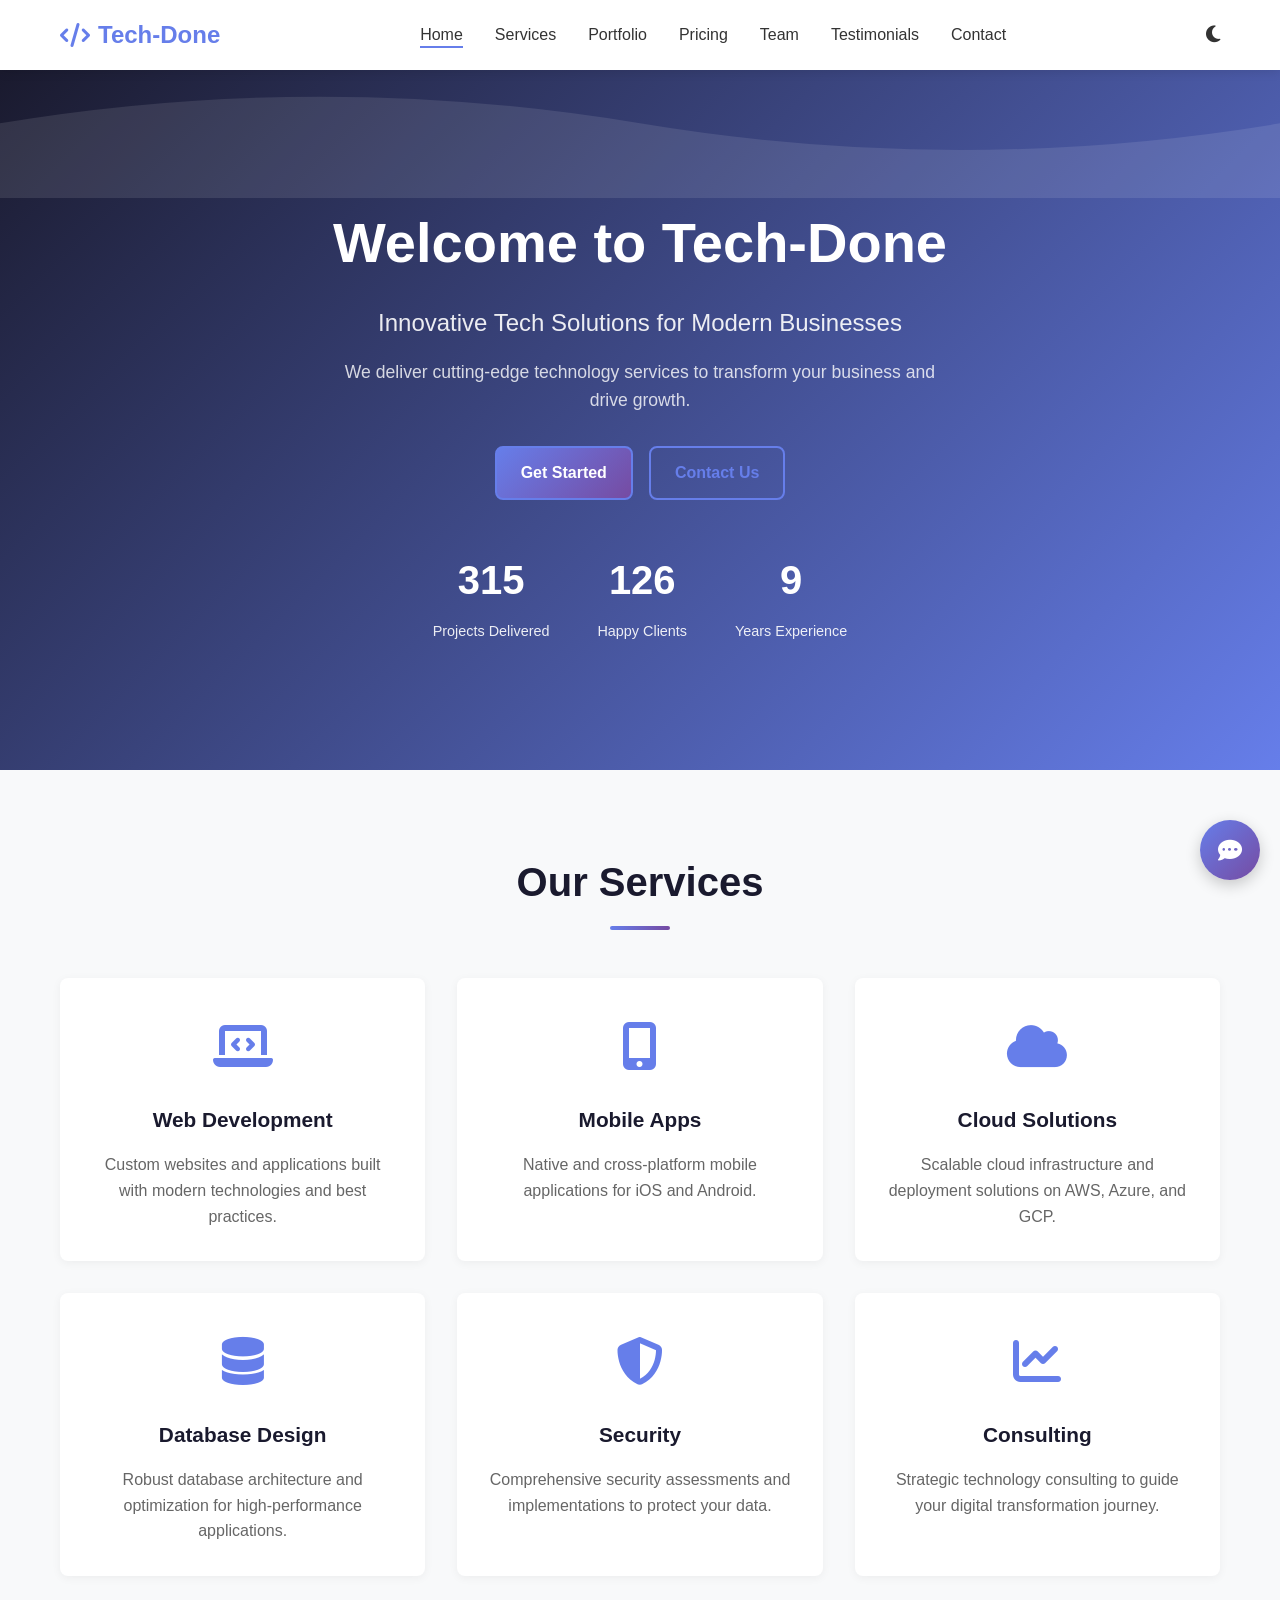
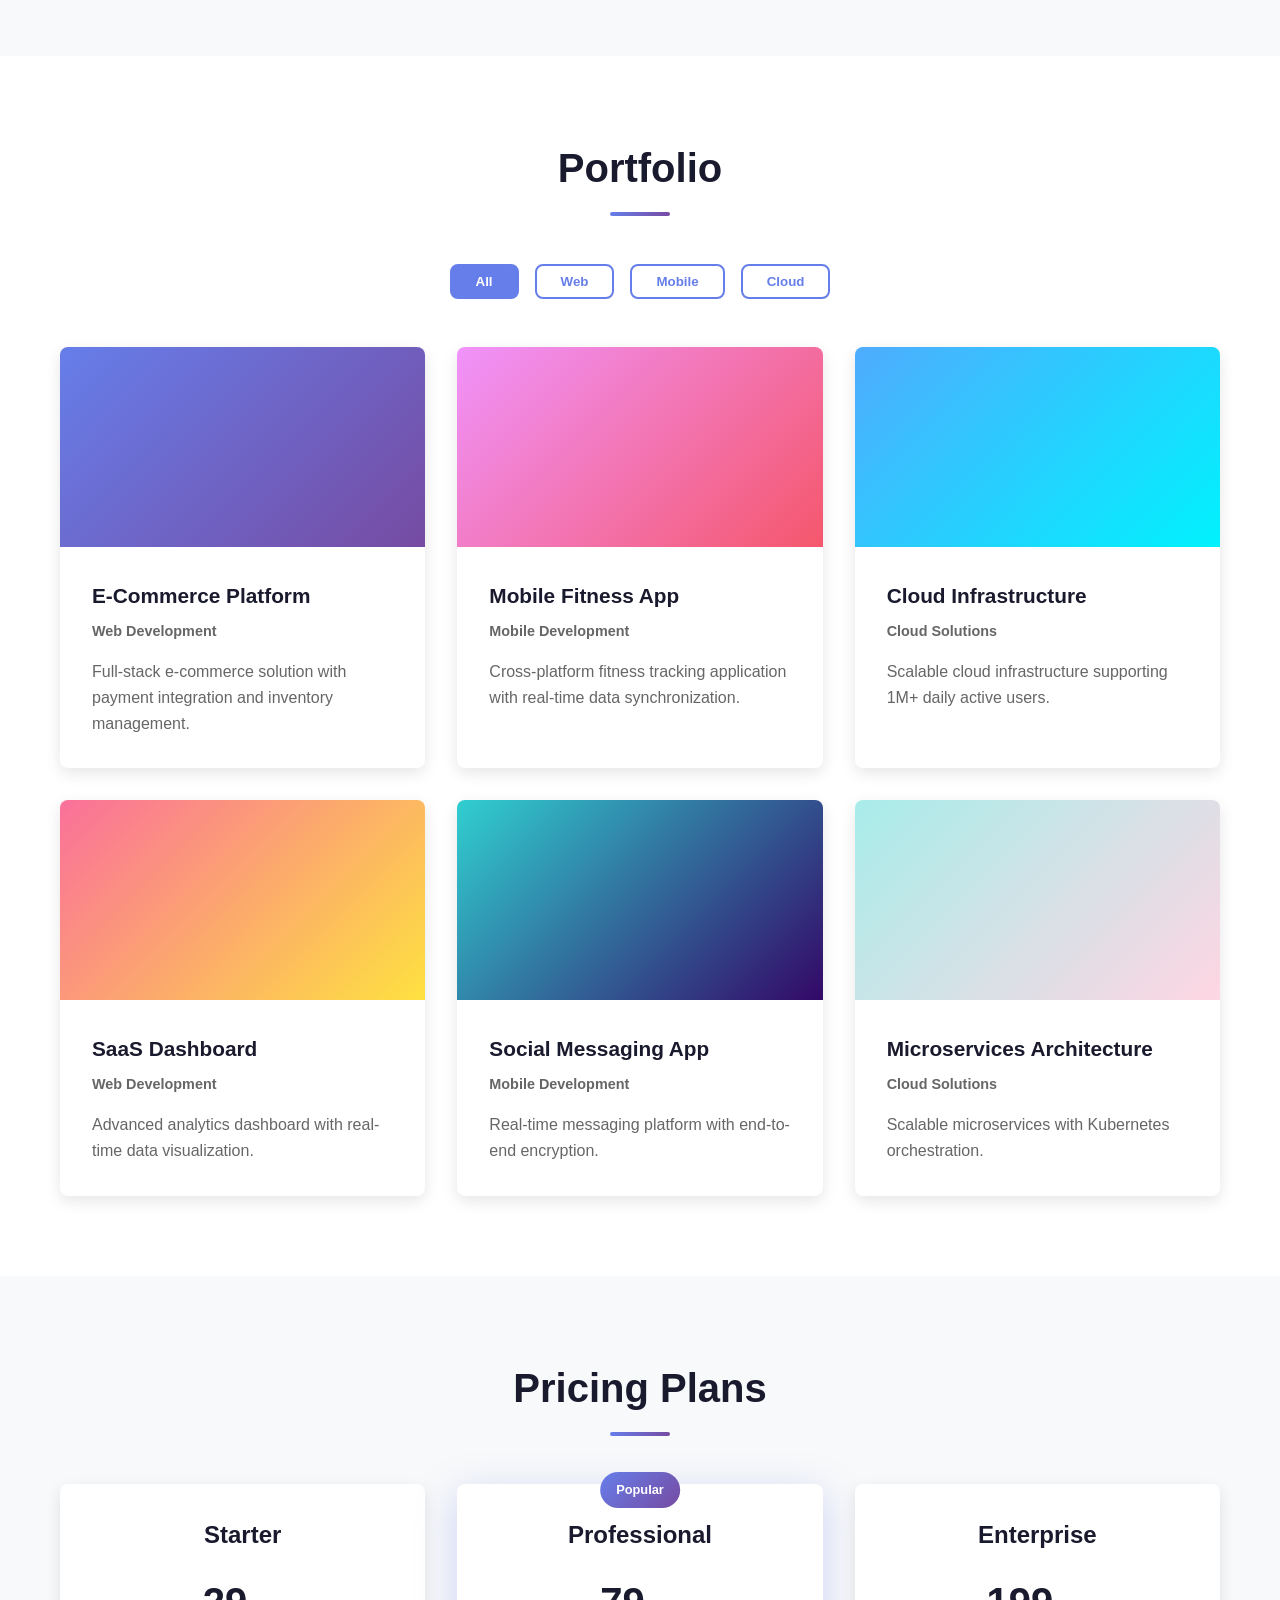
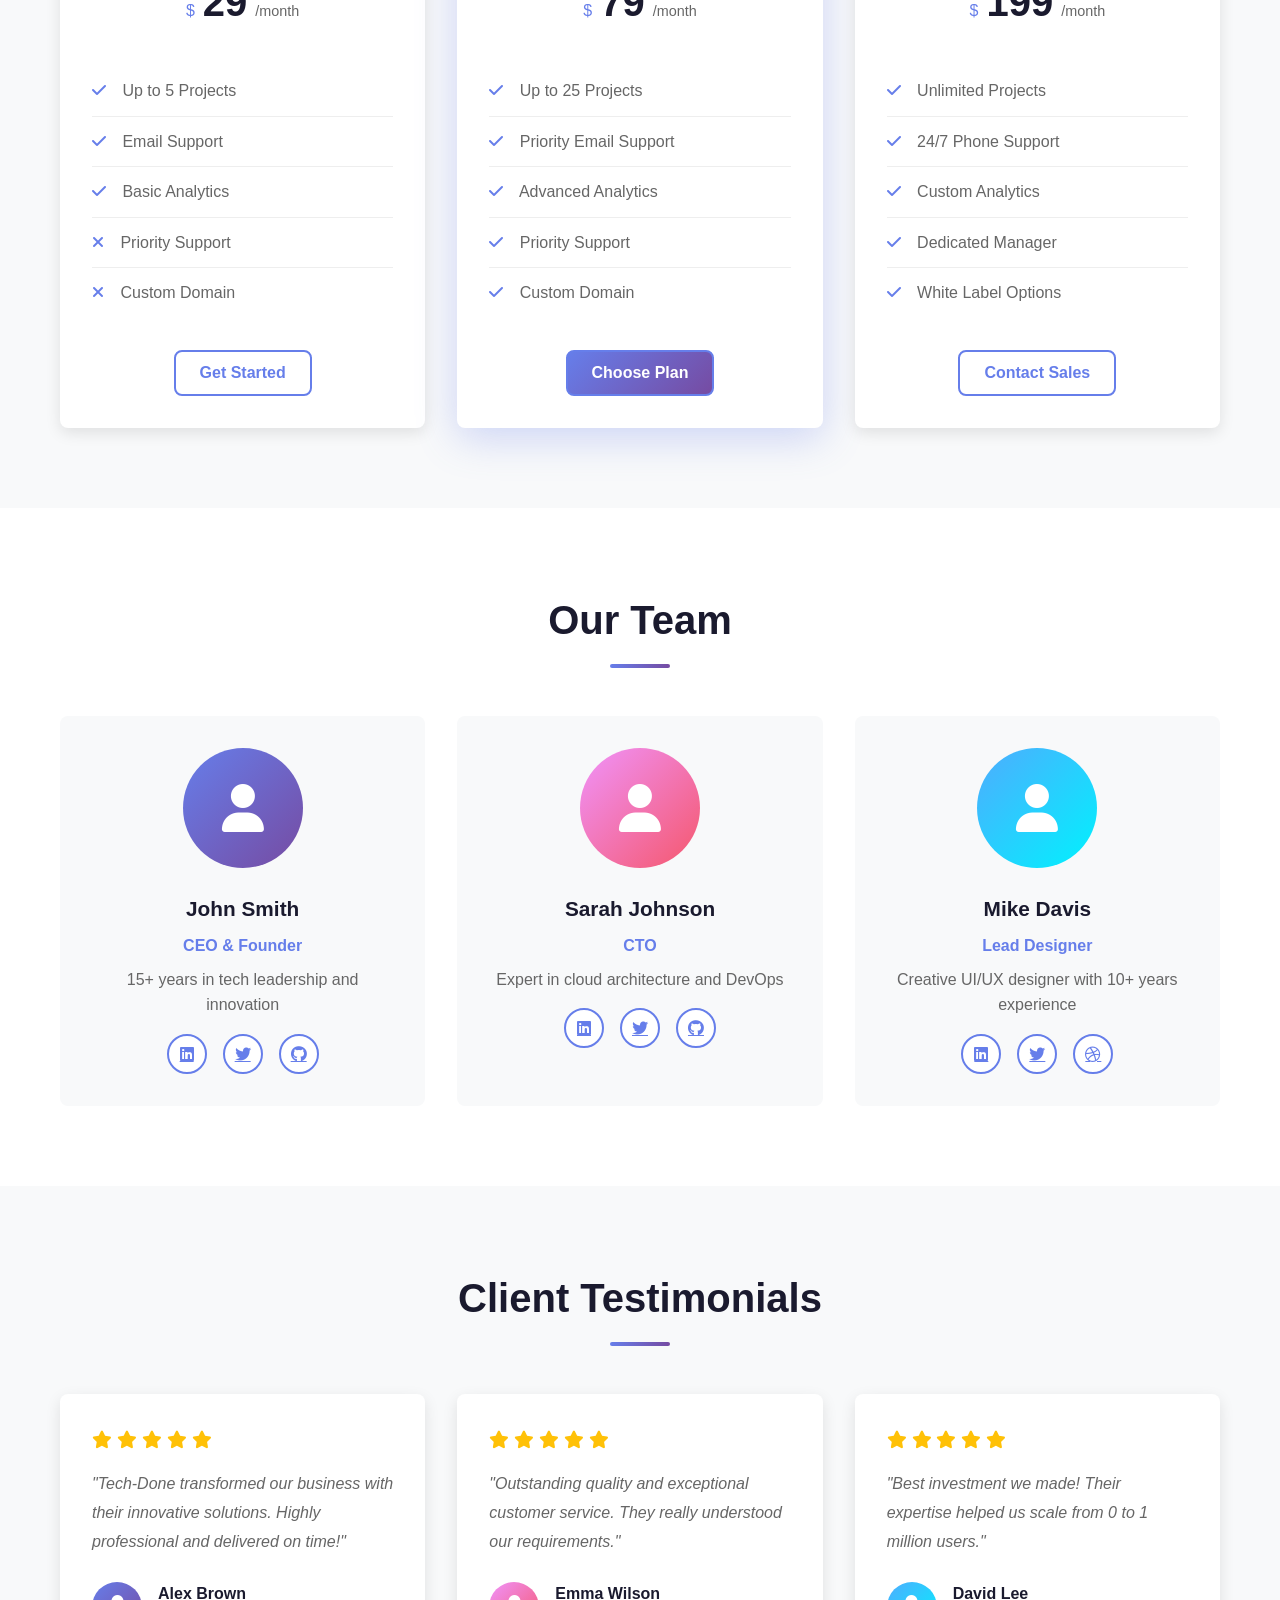
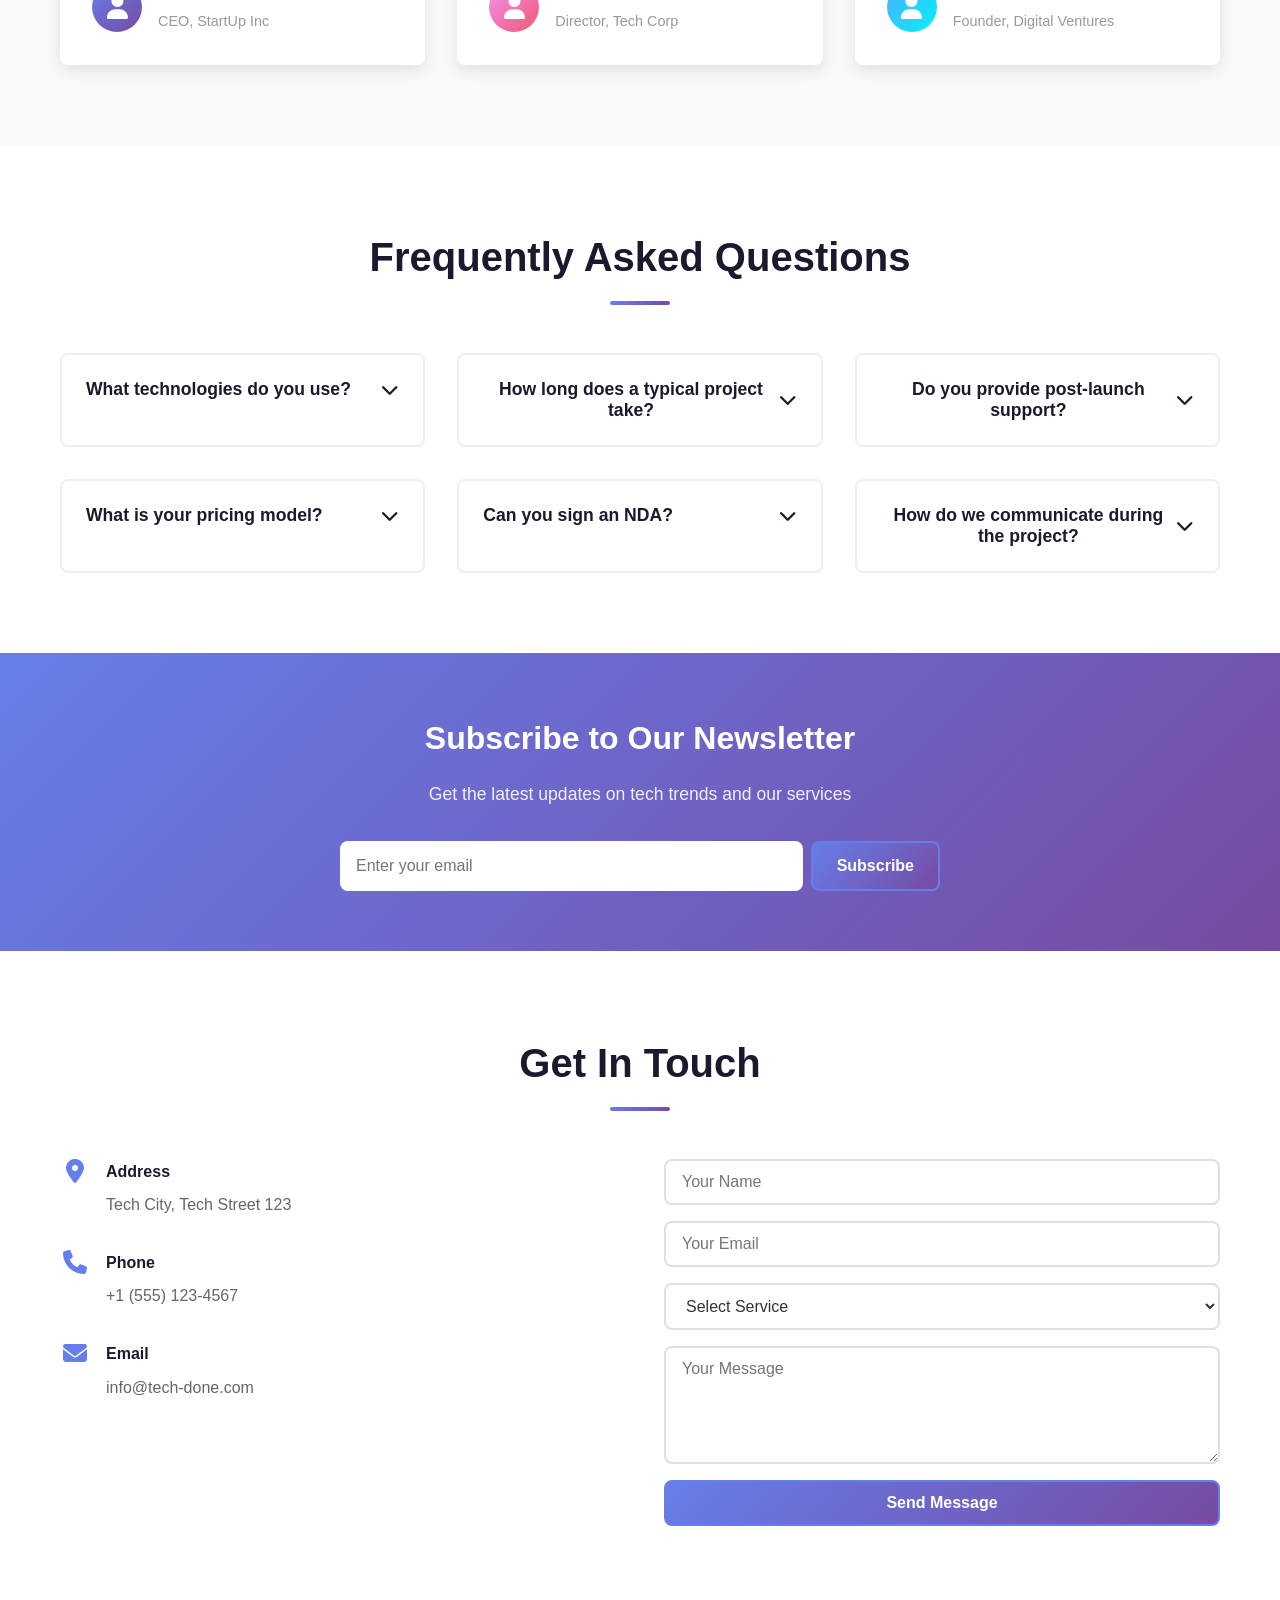
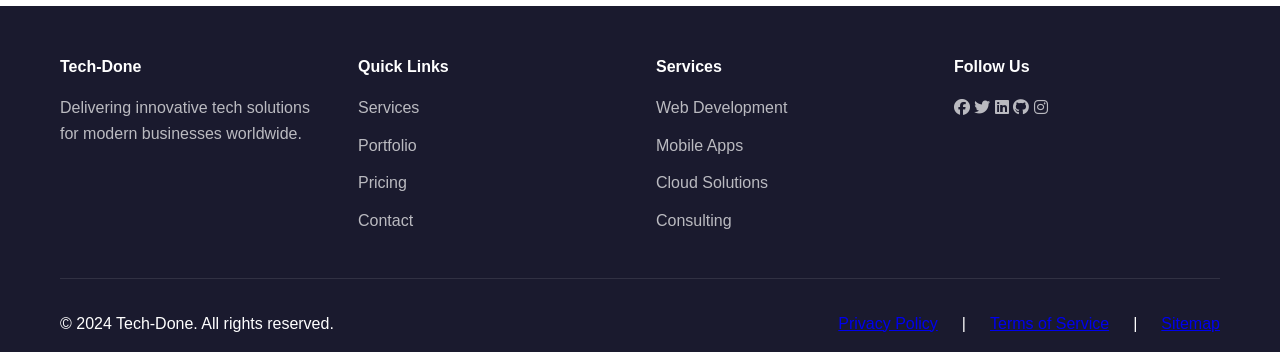
<file: index.html>
<!DOCTYPE html>
<html lang="en">
<head>
    <meta charset="UTF-8">
    <meta name="viewport" content="width=device-width, initial-scale=1.0">
    <meta name="description" content="Tech-Done - Professional Tech Solutions, Web Development, Mobile Apps, Cloud Services">
    <meta name="keywords" content="tech solutions, web development, mobile apps, cloud services, consulting">
    <meta name="author" content="Tech-Done">
    <meta name="theme-color" content="#667eea">
    <title>Tech-Done | Professional Tech Solutions & Services</title>
    <link rel="canonical" href="https://js9520571-lab.github.io/Tech-done/">
    <link rel="stylesheet" href="css/style.css">
    <link rel="stylesheet" href="https://cdnjs.cloudflare.com/ajax/libs/font-awesome/6.4.0/css/all.min.css">
    
    <!-- Schema Markup -->
    <script type="application/ld+json">
    {
      "@context": "https://schema.org",
      "@type": "Organization",
      "name": "Tech-Done",
      "url": "https://js9520571-lab.github.io/Tech-done/",
      "description": "Professional Tech Solutions and Services",
      "telephone": "+1-555-123-4567",
      "email": "info@tech-done.com",
      "address": {
        "@type": "PostalAddress",
        "streetAddress": "Tech Street 123",
        "addressLocality": "Tech City"
      }
    }
    </script>
</head>
<body>
    <!-- Navigation -->
    <nav class="navbar">
        <div class="container">
            <div class="nav-wrapper">
                <div class="logo">
                    <i class="fas fa-code"></i> Tech-Done
                </div>
                <ul class="nav-menu">
                    <li><a href="#home" class="nav-link">Home</a></li>
                    <li><a href="#services" class="nav-link">Services</a></li>
                    <li><a href="#portfolio" class="nav-link">Portfolio</a></li>
                    <li><a href="#pricing" class="nav-link">Pricing</a></li>
                    <li><a href="#team" class="nav-link">Team</a></li>
                    <li><a href="#testimonials" class="nav-link">Testimonials</a></li>
                    <li><a href="#contact" class="nav-link">Contact</a></li>
                </ul>
                <div class="nav-controls">
                    <button class="theme-toggle" id="themeToggle" title="Toggle Dark Mode">
                        <i class="fas fa-moon"></i>
                    </button>
                    <div class="hamburger">
                        <span></span>
                        <span></span>
                        <span></span>
                    </div>
                </div>
            </div>
        </div>
    </nav>

    <!-- Hero Section -->
    <section id="home" class="hero">
        <div class="hero-bg"></div>
        <div class="container">
            <div class="hero-content">
                <h1 class="hero-title">Welcome to Tech-Done</h1>
                <p class="hero-subtitle">Innovative Tech Solutions for Modern Businesses</p>
                <p class="hero-description">We deliver cutting-edge technology services to transform your business and drive growth.</p>
                <div class="hero-buttons">
                    <a href="#services" class="btn btn-primary">Get Started</a>
                    <a href="#contact" class="btn btn-secondary">Contact Us</a>
                </div>
                <div class="hero-stats">
                    <div class="stat-item">
                        <h3 class="counter" data-target="500">0</h3>
                        <p>Projects Delivered</p>
                    </div>
                    <div class="stat-item">
                        <h3 class="counter" data-target="200">0</h3>
                        <p>Happy Clients</p>
                    </div>
                    <div class="stat-item">
                        <h3 class="counter" data-target="15">0</h3>
                        <p>Years Experience</p>
                    </div>
                </div>
            </div>
        </div>
    </section>

    <!-- Services Section -->
    <section id="services" class="services">
        <div class="container">
            <h2 class="section-title">Our Services</h2>
            <div class="services-grid">
                <div class="service-card">
                    <div class="service-icon">
                        <i class="fas fa-laptop-code"></i>
                    </div>
                    <h3>Web Development</h3>
                    <p>Custom websites and applications built with modern technologies and best practices.</p>
                </div>
                <div class="service-card">
                    <div class="service-icon">
                        <i class="fas fa-mobile-alt"></i>
                    </div>
                    <h3>Mobile Apps</h3>
                    <p>Native and cross-platform mobile applications for iOS and Android.</p>
                </div>
                <div class="service-card">
                    <div class="service-icon">
                        <i class="fas fa-cloud"></i>
                    </div>
                    <h3>Cloud Solutions</h3>
                    <p>Scalable cloud infrastructure and deployment solutions on AWS, Azure, and GCP.</p>
                </div>
                <div class="service-card">
                    <div class="service-icon">
                        <i class="fas fa-database"></i>
                    </div>
                    <h3>Database Design</h3>
                    <p>Robust database architecture and optimization for high-performance applications.</p>
                </div>
                <div class="service-card">
                    <div class="service-icon">
                        <i class="fas fa-shield-alt"></i>
                    </div>
                    <h3>Security</h3>
                    <p>Comprehensive security assessments and implementations to protect your data.</p>
                </div>
                <div class="service-card">
                    <div class="service-icon">
                        <i class="fas fa-chart-line"></i>
                    </div>
                    <h3>Consulting</h3>
                    <p>Strategic technology consulting to guide your digital transformation journey.</p>
                </div>
            </div>
        </div>
    </section>

    <!-- Portfolio Section -->
    <section id="portfolio" class="portfolio">
        <div class="container">
            <h2 class="section-title">Portfolio</h2>
            <div class="portfolio-filters">
                <button class="filter-btn active" data-filter="all">All</button>
                <button class="filter-btn" data-filter="web">Web</button>
                <button class="filter-btn" data-filter="mobile">Mobile</button>
                <button class="filter-btn" data-filter="cloud">Cloud</button>
            </div>
            <div class="portfolio-grid">
                <div class="portfolio-item" data-category="web">
                    <div class="portfolio-image" style="background: linear-gradient(135deg, #667eea 0%, #764ba2 100%);"></div>
                    <div class="portfolio-content">
                        <h3>E-Commerce Platform</h3>
                        <p class="portfolio-category">Web Development</p>
                        <p>Full-stack e-commerce solution with payment integration and inventory management.</p>
                    </div>
                </div>
                <div class="portfolio-item" data-category="mobile">
                    <div class="portfolio-image" style="background: linear-gradient(135deg, #f093fb 0%, #f5576c 100%);"></div>
                    <div class="portfolio-content">
                        <h3>Mobile Fitness App</h3>
                        <p class="portfolio-category">Mobile Development</p>
                        <p>Cross-platform fitness tracking application with real-time data synchronization.</p>
                    </div>
                </div>
                <div class="portfolio-item" data-category="cloud">
                    <div class="portfolio-image" style="background: linear-gradient(135deg, #4facfe 0%, #00f2fe 100%);"></div>
                    <div class="portfolio-content">
                        <h3>Cloud Infrastructure</h3>
                        <p class="portfolio-category">Cloud Solutions</p>
                        <p>Scalable cloud infrastructure supporting 1M+ daily active users.</p>
                    </div>
                </div>
                <div class="portfolio-item" data-category="web">
                    <div class="portfolio-image" style="background: linear-gradient(135deg, #fa709a 0%, #fee140 100%);"></div>
                    <div class="portfolio-content">
                        <h3>SaaS Dashboard</h3>
                        <p class="portfolio-category">Web Development</p>
                        <p>Advanced analytics dashboard with real-time data visualization.</p>
                    </div>
                </div>
                <div class="portfolio-item" data-category="mobile">
                    <div class="portfolio-image" style="background: linear-gradient(135deg, #30cfd0 0%, #330867 100%);"></div>
                    <div class="portfolio-content">
                        <h3>Social Messaging App</h3>
                        <p class="portfolio-category">Mobile Development</p>
                        <p>Real-time messaging platform with end-to-end encryption.</p>
                    </div>
                </div>
                <div class="portfolio-item" data-category="cloud">
                    <div class="portfolio-image" style="background: linear-gradient(135deg, #a8edea 0%, #fed6e3 100%);"></div>
                    <div class="portfolio-content">
                        <h3>Microservices Architecture</h3>
                        <p class="portfolio-category">Cloud Solutions</p>
                        <p>Scalable microservices with Kubernetes orchestration.</p>
                    </div>
                </div>
            </div>
        </div>
    </section>

    <!-- Pricing Section -->
    <section id="pricing" class="pricing">
        <div class="container">
            <h2 class="section-title">Pricing Plans</h2>
            <div class="pricing-grid">
                <div class="pricing-card">
                    <div class="pricing-header">
                        <h3>Starter</h3>
                        <div class="price">
                            <span class="currency">$</span>
                            <span class="amount">29</span>
                            <span class="period">/month</span>
                        </div>
                    </div>
                    <ul class="pricing-features">
                        <li><i class="fas fa-check"></i> Up to 5 Projects</li>
                        <li><i class="fas fa-check"></i> Email Support</li>
                        <li><i class="fas fa-check"></i> Basic Analytics</li>
                        <li><i class="fas fa-times"></i> Priority Support</li>
                        <li><i class="fas fa-times"></i> Custom Domain</li>
                    </ul>
                    <button class="btn btn-secondary">Get Started</button>
                </div>
                <div class="pricing-card featured">
                    <div class="pricing-badge">Popular</div>
                    <div class="pricing-header">
                        <h3>Professional</h3>
                        <div class="price">
                            <span class="currency">$</span>
                            <span class="amount">79</span>
                            <span class="period">/month</span>
                        </div>
                    </div>
                    <ul class="pricing-features">
                        <li><i class="fas fa-check"></i> Up to 25 Projects</li>
                        <li><i class="fas fa-check"></i> Priority Email Support</li>
                        <li><i class="fas fa-check"></i> Advanced Analytics</li>
                        <li><i class="fas fa-check"></i> Priority Support</li>
                        <li><i class="fas fa-check"></i> Custom Domain</li>
                    </ul>
                    <button class="btn btn-primary">Choose Plan</button>
                </div>
                <div class="pricing-card">
                    <div class="pricing-header">
                        <h3>Enterprise</h3>
                        <div class="price">
                            <span class="currency">$</span>
                            <span class="amount">199</span>
                            <span class="period">/month</span>
                        </div>
                    </div>
                    <ul class="pricing-features">
                        <li><i class="fas fa-check"></i> Unlimited Projects</li>
                        <li><i class="fas fa-check"></i> 24/7 Phone Support</li>
                        <li><i class="fas fa-check"></i> Custom Analytics</li>
                        <li><i class="fas fa-check"></i> Dedicated Manager</li>
                        <li><i class="fas fa-check"></i> White Label Options</li>
                    </ul>
                    <button class="btn btn-secondary">Contact Sales</button>
                </div>
            </div>
        </div>
    </section>

    <!-- Team Section -->
    <section id="team" class="team">
        <div class="container">
            <h2 class="section-title">Our Team</h2>
            <div class="team-grid">
                <div class="team-member">
                    <div class="member-image">
                        <div class="avatar" style="background: linear-gradient(135deg, #667eea 0%, #764ba2 100%);"><i class="fas fa-user"></i></div>
                    </div>
                    <h3>John Smith</h3>
                    <p class="role">CEO & Founder</p>
                    <p class="bio">15+ years in tech leadership and innovation</p>
                    <div class="social-icons">
                        <a href="#"><i class="fab fa-linkedin"></i></a>
                        <a href="#"><i class="fab fa-twitter"></i></a>
                        <a href="#"><i class="fab fa-github"></i></a>
                    </div>
                </div>
                <div class="team-member">
                    <div class="member-image">
                        <div class="avatar" style="background: linear-gradient(135deg, #f093fb 0%, #f5576c 100%);"><i class="fas fa-user"></i></div>
                    </div>
                    <h3>Sarah Johnson</h3>
                    <p class="role">CTO</p>
                    <p class="bio">Expert in cloud architecture and DevOps</p>
                    <div class="social-icons">
                        <a href="#"><i class="fab fa-linkedin"></i></a>
                        <a href="#"><i class="fab fa-twitter"></i></a>
                        <a href="#"><i class="fab fa-github"></i></a>
                    </div>
                </div>
                <div class="team-member">
                    <div class="member-image">
                        <div class="avatar" style="background: linear-gradient(135deg, #4facfe 0%, #00f2fe 100%);"><i class="fas fa-user"></i></div>
                    </div>
                    <h3>Mike Davis</h3>
                    <p class="role">Lead Designer</p>
                    <p class="bio">Creative UI/UX designer with 10+ years experience</p>
                    <div class="social-icons">
                        <a href="#"><i class="fab fa-linkedin"></i></a>
                        <a href="#"><i class="fab fa-twitter"></i></a>
                        <a href="#"><i class="fab fa-dribbble"></i></a>
                    </div>
                </div>
            </div>
        </div>
    </section>

    <!-- Testimonials Section -->
    <section id="testimonials" class="testimonials">
        <div class="container">
            <h2 class="section-title">Client Testimonials</h2>
            <div class="testimonials-grid">
                <div class="testimonial-card">
                    <div class="stars">
                        <i class="fas fa-star"></i>
                        <i class="fas fa-star"></i>
                        <i class="fas fa-star"></i>
                        <i class="fas fa-star"></i>
                        <i class="fas fa-star"></i>
                    </div>
                    <p class="testimonial-text">"Tech-Done transformed our business with their innovative solutions. Highly professional and delivered on time!"</p>
                    <div class="testimonial-author">
                        <div class="author-avatar" style="background: linear-gradient(135deg, #667eea 0%, #764ba2 100%);"><i class="fas fa-user"></i></div>
                        <div>
                            <h4>Alex Brown</h4>
                            <p>CEO, StartUp Inc</p>
                        </div>
                    </div>
                </div>
                <div class="testimonial-card">
                    <div class="stars">
                        <i class="fas fa-star"></i>
                        <i class="fas fa-star"></i>
                        <i class="fas fa-star"></i>
                        <i class="fas fa-star"></i>
                        <i class="fas fa-star"></i>
                    </div>
                    <p class="testimonial-text">"Outstanding quality and exceptional customer service. They really understood our requirements."</p>
                    <div class="testimonial-author">
                        <div class="author-avatar" style="background: linear-gradient(135deg, #f093fb 0%, #f5576c 100%);"><i class="fas fa-user"></i></div>
                        <div>
                            <h4>Emma Wilson</h4>
                            <p>Director, Tech Corp</p>
                        </div>
                    </div>
                </div>
                <div class="testimonial-card">
                    <div class="stars">
                        <i class="fas fa-star"></i>
                        <i class="fas fa-star"></i>
                        <i class="fas fa-star"></i>
                        <i class="fas fa-star"></i>
                        <i class="fas fa-star"></i>
                    </div>
                    <p class="testimonial-text">"Best investment we made! Their expertise helped us scale from 0 to 1 million users."</p>
                    <div class="testimonial-author">
                        <div class="author-avatar" style="background: linear-gradient(135deg, #4facfe 0%, #00f2fe 100%);"><i class="fas fa-user"></i></div>
                        <div>
                            <h4>David Lee</h4>
                            <p>Founder, Digital Ventures</p>
                        </div>
                    </div>
                </div>
            </div>
        </div>
    </section>

    <!-- FAQ Section -->
    <section id="faq" class="faq">
        <div class="container">
            <h2 class="section-title">Frequently Asked Questions</h2>
            <div class="faq-grid">
                <div class="faq-item">
                    <button class="faq-question">
                        <span>What technologies do you use?</span>
                        <i class="fas fa-chevron-down"></i>
                    </button>
                    <div class="faq-answer">
                        <p>We use cutting-edge technologies including React, Vue.js, Node.js, Python, AWS, Azure, Docker, Kubernetes, and more. Our stack is always up-to-date with industry standards.</p>
                    </div>
                </div>
                <div class="faq-item">
                    <button class="faq-question">
                        <span>How long does a typical project take?</span>
                        <i class="fas fa-chevron-down"></i>
                    </button>
                    <div class="faq-answer">
                        <p>Project timelines vary based on complexity and scope. A simple website might take 2-4 weeks, while complex applications can take 3-6 months. We'll provide accurate estimates after understanding your requirements.</p>
                    </div>
                </div>
                <div class="faq-item">
                    <button class="faq-question">
                        <span>Do you provide post-launch support?</span>
                        <i class="fas fa-chevron-down"></i>
                    </button>
                    <div class="faq-answer">
                        <p>Yes! We offer comprehensive post-launch support including maintenance, updates, bug fixes, and feature enhancements. Support packages can be customized to your needs.</p>
                    </div>
                </div>
                <div class="faq-item">
                    <button class="faq-question">
                        <span>What is your pricing model?</span>
                        <i class="fas fa-chevron-down"></i>
                    </button>
                    <div class="faq-answer">
                        <p>We offer flexible pricing models including fixed project pricing, hourly rates, and monthly retainers. We also have predefined packages for common solutions.</p>
                    </div>
                </div>
                <div class="faq-item">
                    <button class="faq-question">
                        <span>Can you sign an NDA?</span>
                        <i class="fas fa-chevron-down"></i>
                    </button>
                    <div class="faq-answer">
                        <p>Absolutely! We understand the importance of confidentiality and are happy to sign NDAs for all projects.</p>
                    </div>
                </div>
                <div class="faq-item">
                    <button class="faq-question">
                        <span>How do we communicate during the project?</span>
                        <i class="fas fa-chevron-down"></i>
                    </button>
                    <div class="faq-answer">
                        <p>We use tools like Slack, Zoom, and project management platforms for seamless communication. You'll have regular updates and can reach out anytime during business hours.</p>
                    </div>
                </div>
            </div>
        </div>
    </section>

    <!-- Newsletter Section -->
    <section class="newsletter">
        <div class="container">
            <div class="newsletter-content">
                <h2>Subscribe to Our Newsletter</h2>
                <p>Get the latest updates on tech trends and our services</p>
                <form class="newsletter-form">
                    <input type="email" placeholder="Enter your email" required>
                    <button type="submit" class="btn btn-primary">Subscribe</button>
                </form>
            </div>
        </div>
    </section>

    <!-- Contact Section -->
    <section id="contact" class="contact">
        <div class="container">
            <h2 class="section-title">Get In Touch</h2>
            <div class="contact-content">
                <div class="contact-info">
                    <div class="info-item">
                        <i class="fas fa-map-marker-alt"></i>
                        <div>
                            <h4>Address</h4>
                            <p>Tech City, Tech Street 123</p>
                        </div>
                    </div>
                    <div class="info-item">
                        <i class="fas fa-phone"></i>
                        <div>
                            <h4>Phone</h4>
                            <p>+1 (555) 123-4567</p>
                        </div>
                    </div>
                    <div class="info-item">
                        <i class="fas fa-envelope"></i>
                        <div>
                            <h4>Email</h4>
                            <p>info@tech-done.com</p>
                        </div>
                    </div>
                </div>
                <form class="contact-form">
                    <input type="text" placeholder="Your Name" required>
                    <input type="email" placeholder="Your Email" required>
                    <select required>
                        <option value="">Select Service</option>
                        <option value="web">Web Development</option>
                        <option value="mobile">Mobile Apps</option>
                        <option value="cloud">Cloud Solutions</option>
                        <option value="other">Other</option>
                    </select>
                    <textarea placeholder="Your Message" rows="5" required></textarea>
                    <button type="submit" class="btn btn-primary">Send Message</button>
                </form>
            </div>
        </div>
    </section>

    <!-- Footer -->
    <footer class="footer">
        <div class="container">
            <div class="footer-content">
                <div class="footer-section">
                    <h4>Tech-Done</h4>
                    <p>Delivering innovative tech solutions for modern businesses worldwide.</p>
                </div>
                <div class="footer-section">
                    <h4>Quick Links</h4>
                    <ul>
                        <li><a href="#services">Services</a></li>
                        <li><a href="#portfolio">Portfolio</a></li>
                        <li><a href="#pricing">Pricing</a></li>
                        <li><a href="#contact">Contact</a></li>
                    </ul>
                </div>
                <div class="footer-section">
                    <h4>Services</h4>
                    <ul>
                        <li><a href="#services">Web Development</a></li>
                        <li><a href="#services">Mobile Apps</a></li>
                        <li><a href="#services">Cloud Solutions</a></li>
                        <li><a href="#services">Consulting</a></li>
                    </ul>
                </div>
                <div class="footer-section">
                    <h4>Follow Us</h4>
                    <div class="social-links">
                        <a href="#"><i class="fab fa-facebook"></i></a>
                        <a href="#"><i class="fab fa-twitter"></i></a>
                        <a href="#"><i class="fab fa-linkedin"></i></a>
                        <a href="#"><i class="fab fa-github"></i></a>
                        <a href="#"><i class="fab fa-instagram"></i></a>
                    </div>
                </div>
            </div>
            <div class="footer-bottom">
                <p>&copy; 2024 Tech-Done. All rights reserved.</p>
                <div class="footer-links">
                    <a href="#">Privacy Policy</a> | <a href="#">Terms of Service</a> | <a href="#">Sitemap</a>
                </div>
            </div>
        </div>
    </footer>

    <!-- Live Chat Widget -->
    <div class="chat-widget" id="chatWidget">
        <div class="chat-button" id="chatButton">
            <i class="fas fa-comment-dots"></i>
        </div>
        <div class="chat-box" id="chatBox">
            <div class="chat-header">
                <h5>Chat with us!</h5>
                <button class="close-chat" id="closeChat"><i class="fas fa-times"></i></button>
            </div>
            <div class="chat-messages" id="chatMessages">
                <div class="message bot-message">
                    <p>Hi! How can we help you today?</p>
                </div>
            </div>
            <form class="chat-form" id="chatForm">
                <input type="text" placeholder="Type your message..." id="chatInput">
                <button type="submit"><i class="fas fa-paper-plane"></i></button>
            </form>
        </div>
    </div>

    <script src="js/main.js"></script>
    <!-- Google Analytics -->
    <script async src="https://www.googletagmanager.com/gtag/js?id=G-XXXXXXXXXX"></script>
    <script>
      window.dataLayer = window.dataLayer || [];
      function gtag(){dataLayer.push(arguments);}
      gtag('js', new Date());
      gtag('config', 'G-XXXXXXXXXX');
    </script>
</body>
</html>
</file>
<file: css/style.css>
/* ==================== 
   GLOBAL STYLES
   ==================== */

* {
    margin: 0;
    padding: 0;
    box-sizing: border-box;
}

:root {
    --primary-color: #667eea;
    --secondary-color: #764ba2;
    --accent-color: #f5576c;
    --dark-color: #1a1a2e;
    --light-color: #f8f9fa;
    --text-color: #333;
    --border-radius: 8px;
    --transition: all 0.3s ease;
}

html.dark-mode {
    --dark-color: #0f0f1e;
    --light-color: #1a1a2e;
    --text-color: #e0e0e0;
}

html {
    scroll-behavior: smooth;
}

body {
    font-family: 'Segoe UI', Tahoma, Geneva, Verdana, sans-serif;
    color: var(--text-color);
    line-height: 1.6;
    background-color: #fff;
    transition: background-color 0.3s ease, color 0.3s ease;
}

html.dark-mode body {
    background-color: var(--dark-color);
    color: var(--text-color);
}

.container {
    max-width: 1200px;
    margin: 0 auto;
    padding: 0 20px;
}

/* ==================== 
   NAVIGATION
   ==================== */

.navbar {
    background: #fff;
    box-shadow: 0 2px 10px rgba(0, 0, 0, 0.1);
    position: sticky;
    top: 0;
    z-index: 100;
    transition: var(--transition);
}

html.dark-mode .navbar {
    background: var(--dark-color);
}

.nav-wrapper {
    display: flex;
    justify-content: space-between;
    align-items: center;
    padding: 1rem 0;
}

.logo {
    font-size: 1.5rem;
    font-weight: bold;
    color: var(--primary-color);
    display: flex;
    align-items: center;
    gap: 0.5rem;
}

.nav-menu {
    display: flex;
    list-style: none;
    gap: 2rem;
}

.nav-link {
    text-decoration: none;
    color: var(--text-color);
    font-weight: 500;
    transition: var(--transition);
    position: relative;
}

.nav-link::after {
    content: '';
    position: absolute;
    bottom: -5px;
    left: 0;
    width: 0;
    height: 2px;
    background: var(--primary-color);
    transition: var(--transition);
}

.nav-link:hover::after,
.nav-link.active::after {
    width: 100%;
}

.nav-link:hover {
    color: var(--primary-color);
}

.nav-controls {
    display: flex;
    align-items: center;
    gap: 1rem;
}

.theme-toggle {
    background: none;
    border: none;
    color: var(--text-color);
    font-size: 1.2rem;
    cursor: pointer;
    transition: var(--transition);
}

.theme-toggle:hover {
    color: var(--primary-color);
}

.hamburger {
    display: none;
    flex-direction: column;
    cursor: pointer;
}

.hamburger span {
    width: 25px;
    height: 3px;
    background: var(--text-color);
    margin: 4px 0;
    transition: var(--transition);
}

/* ==================== 
   BUTTONS
   ==================== */

.btn {
    display: inline-block;
    padding: 0.75rem 1.5rem;
    border-radius: var(--border-radius);
    text-decoration: none;
    font-weight: 600;
    transition: var(--transition);
    border: 2px solid;
    cursor: pointer;
    font-size: 1rem;
}

.btn-primary {
    background: linear-gradient(135deg, var(--primary-color), var(--secondary-color));
    color: white;
    border-color: var(--primary-color);
}

.btn-primary:hover {
    transform: translateY(-2px);
    box-shadow: 0 5px 15px rgba(102, 126, 234, 0.4);
}

.btn-secondary {
    background: transparent;
    color: var(--primary-color);
    border-color: var(--primary-color);
}

.btn-secondary:hover {
    background: var(--primary-color);
    color: white;
}

/* ==================== 
   HERO SECTION
   ==================== */

.hero {
    background: linear-gradient(135deg, var(--dark-color), var(--primary-color));
    color: white;
    padding: 100px 0;
    text-align: center;
    min-height: 700px;
    display: flex;
    align-items: center;
    justify-content: center;
    position: relative;
    overflow: hidden;
}

.hero-bg {
    position: absolute;
    top: 0;
    left: 0;
    right: 0;
    bottom: 0;
    background: url('data:image/svg+xml,<svg xmlns="http://www.w3.org/2000/svg" viewBox="0 0 1200 120"><path d="M0,50 Q300,0 600,50 T1200,50 L1200,120 L0,120 Z" fill="rgba(255,255,255,0.1)"></path></svg>');
    background-repeat: repeat-x;
    animation: wave 15s linear infinite;
}

@keyframes wave {
    0% { transform: translateX(0); }
    100% { transform: translateX(1200px); }
}

.hero-content {
    animation: fadeInUp 0.8s ease;
    position: relative;
    z-index: 1;
}

.hero-title {
    font-size: 3.5rem;
    margin-bottom: 1rem;
    font-weight: 700;
}

.hero-subtitle {
    font-size: 1.5rem;
    margin-bottom: 1rem;
    color: rgba(255, 255, 255, 0.9);
}

.hero-description {
    font-size: 1.1rem;
    margin-bottom: 2rem;
    color: rgba(255, 255, 255, 0.8);
    max-width: 600px;
    margin-left: auto;
    margin-right: auto;
}

.hero-buttons {
    display: flex;
    gap: 1rem;
    justify-content: center;
    flex-wrap: wrap;
    margin-bottom: 3rem;
}

.hero-stats {
    display: flex;
    gap: 3rem;
    justify-content: center;
    margin-top: 3rem;
    flex-wrap: wrap;
}

.stat-item h3 {
    font-size: 2.5rem;
    margin-bottom: 0.5rem;
}

.stat-item p {
    font-size: 0.9rem;
    opacity: 0.9;
}

/* ==================== 
   SECTIONS
   ==================== */

section {
    padding: 80px 0;
    transition: var(--transition);
}

.section-title {
    font-size: 2.5rem;
    text-align: center;
    margin-bottom: 3rem;
    color: var(--dark-color);
    position: relative;
    padding-bottom: 1rem;
}

html.dark-mode .section-title {
    color: var(--text-color);
}

.section-title::after {
    content: '';
    position: absolute;
    bottom: 0;
    left: 50%;
    transform: translateX(-50%);
    width: 60px;
    height: 4px;
    background: linear-gradient(90deg, var(--primary-color), var(--secondary-color));
    border-radius: 2px;
}

/* ==================== 
   SERVICES SECTION
   ==================== */

.services {
    background: var(--light-color);
}

html.dark-mode .services {
    background: var(--dark-color);
}

.services-grid {
    display: grid;
    grid-template-columns: repeat(auto-fit, minmax(300px, 1fr));
    gap: 2rem;
}

.service-card {
    background: white;
    padding: 2rem;
    border-radius: var(--border-radius);
    text-align: center;
    transition: var(--transition);
    box-shadow: 0 2px 10px rgba(0, 0, 0, 0.05);
}

html.dark-mode .service-card {
    background: #1a1a2e;
    box-shadow: 0 2px 10px rgba(0, 0, 0, 0.3);
}

.service-card:hover {
    transform: translateY(-10px);
    box-shadow: 0 10px 30px rgba(102, 126, 234, 0.2);
}

.service-icon {
    font-size: 3rem;
    color: var(--primary-color);
    margin-bottom: 1rem;
    animation: float 3s ease-in-out infinite;
}

@keyframes float {
    0%, 100% { transform: translateY(0); }
    50% { transform: translateY(-10px); }
}

.service-card h3 {
    font-size: 1.3rem;
    margin-bottom: 1rem;
    color: var(--dark-color);
}

html.dark-mode .service-card h3 {
    color: var(--text-color);
}

.service-card p {
    color: #666;
}

html.dark-mode .service-card p {
    color: #aaa;
}

/* ==================== 
   PORTFOLIO SECTION
   ==================== */

.portfolio {
    background: white;
}

html.dark-mode .portfolio {
    background: var(--dark-color);
}

.portfolio-filters {
    display: flex;
    justify-content: center;
    gap: 1rem;
    margin-bottom: 3rem;
    flex-wrap: wrap;
}

.filter-btn {
    padding: 0.5rem 1.5rem;
    border: 2px solid var(--primary-color);
    background: transparent;
    color: var(--primary-color);
    border-radius: var(--border-radius);
    cursor: pointer;
    transition: var(--transition);
    font-weight: 600;
}

.filter-btn:hover,
.filter-btn.active {
    background: var(--primary-color);
    color: white;
}

.portfolio-grid {
    display: grid;
    grid-template-columns: repeat(auto-fit, minmax(350px, 1fr));
    gap: 2rem;
}

.portfolio-item {
    background: white;
    border-radius: var(--border-radius);
    overflow: hidden;
    box-shadow: 0 5px 15px rgba(0, 0, 0, 0.1);
    transition: var(--transition);
    opacity: 1;
}

html.dark-mode .portfolio-item {
    background: #1a1a2e;
}

.portfolio-item.hidden {
    display: none;
}

.portfolio-item:hover {
    transform: translateY(-5px);
    box-shadow: 0 15px 35px rgba(0, 0, 0, 0.15);
}

.portfolio-image {
    height: 200px;
    width: 100%;
    transition: var(--transition);
    position: relative;
    overflow: hidden;
}

.portfolio-item:hover .portfolio-image {
    transform: scale(1.05);
}

.portfolio-content {
    padding: 2rem;
}

.portfolio-item h3 {
    font-size: 1.3rem;
    margin-bottom: 0.5rem;
    color: var(--dark-color);
}

html.dark-mode .portfolio-item h3 {
    color: var(--text-color);
}

.portfolio-category {
    color: var(--primary-color);
    font-weight: 600;
    font-size: 0.9rem;
    margin-bottom: 1rem;
}

.portfolio-item p {
    color: #666;
}

html.dark-mode .portfolio-item p {
    color: #aaa;
}

/* ==================== 
   PRICING SECTION
   ==================== */

.pricing {
    background: var(--light-color);
}

html.dark-mode .pricing {
    background: var(--dark-color);
}

.pricing-grid {
    display: grid;
    grid-template-columns: repeat(auto-fit, minmax(280px, 1fr));
    gap: 2rem;
    align-items: stretch;
}

.pricing-card {
    background: white;
    border-radius: var(--border-radius);
    padding: 2rem;
    text-align: center;
    transition: var(--transition);
    box-shadow: 0 5px 15px rgba(0, 0, 0, 0.1);
    position: relative;
}

html.dark-mode .pricing-card {
    background: #1a1a2e;
}

.pricing-card.featured {
    transform: scale(1.05);
    box-shadow: 0 10px 40px rgba(102, 126, 234, 0.3);
}

.pricing-badge {
    position: absolute;
    top: -12px;
    left: 50%;
    transform: translateX(-50%);
    background: linear-gradient(135deg, var(--primary-color), var(--secondary-color));
    color: white;
    padding: 0.5rem 1rem;
    border-radius: 20px;
    font-size: 0.8rem;
    font-weight: 600;
}

.pricing-header h3 {
    font-size: 1.5rem;
    margin-bottom: 1rem;
    color: var(--dark-color);
}

html.dark-mode .pricing-header h3 {
    color: var(--text-color);
}

.price {
    display: flex;
    align-items: baseline;
    justify-content: center;
    gap: 0.5rem;
    margin-bottom: 2rem;
}

.currency {
    font-size: 1rem;
    color: var(--primary-color);
}

.amount {
    font-size: 2.5rem;
    font-weight: 700;
    color: var(--dark-color);
}

html.dark-mode .amount {
    color: var(--text-color);
}

.period {
    font-size: 0.9rem;
    color: #666;
}

.pricing-features {
    list-style: none;
    margin-bottom: 2rem;
    text-align: left;
}

.pricing-features li {
    padding: 0.75rem 0;
    border-bottom: 1px solid #eee;
    color: #666;
}

html.dark-mode .pricing-features li {
    border-bottom-color: #333;
    color: #aaa;
}

.pricing-features i {
    color: var(--primary-color);
    margin-right: 0.75rem;
}

.pricing-features li:last-child {
    border-bottom: none;
}

/* ==================== 
   TEAM SECTION
   ==================== */

.team {
    background: white;
}

html.dark-mode .team {
    background: var(--dark-color);
}

.team-grid {
    display: grid;
    grid-template-columns: repeat(auto-fit, minmax(250px, 1fr));
    gap: 2rem;
}

.team-member {
    background: var(--light-color);
    padding: 2rem;
    border-radius: var(--border-radius);
    text-align: center;
    transition: var(--transition);
}

html.dark-mode .team-member {
    background: #1a1a2e;
}

.team-member:hover {
    transform: translateY(-5px);
    box-shadow: 0 10px 30px rgba(102, 126, 234, 0.2);
}

.member-image {
    margin-bottom: 1.5rem;
}

.avatar {
    width: 120px;
    height: 120px;
    border-radius: 50%;
    display: flex;
    align-items: center;
    justify-content: center;
    color: white;
    font-size: 3rem;
    margin: 0 auto;
}

.team-member h3 {
    font-size: 1.3rem;
    margin-bottom: 0.5rem;
    color: var(--dark-color);
}

html.dark-mode .team-member h3 {
    color: var(--text-color);
}

.role {
    color: var(--primary-color);
    font-weight: 600;
    margin-bottom: 0.5rem;
}

.bio {
    color: #666;
    margin-bottom: 1rem;
}

html.dark-mode .bio {
    color: #aaa;
}

.social-icons {
    display: flex;
    gap: 1rem;
    justify-content: center;
}

.social-icons a {
    width: 40px;
    height: 40px;
    border-radius: 50%;
    display: flex;
    align-items: center;
    justify-content: center;
    background: white;
    color: var(--primary-color);
    transition: var(--transition);
    border: 2px solid var(--primary-color);
}

html.dark-mode .social-icons a {
    background: transparent;
}

.social-icons a:hover {
    background: var(--primary-color);
    color: white;
}

/* ==================== 
   TESTIMONIALS SECTION
   ==================== */

.testimonials {
    background: var(--light-color);
}

html.dark-mode .testimonials {
    background: var(--dark-color);
}

.testimonials-grid {
    display: grid;
    grid-template-columns: repeat(auto-fit, minmax(300px, 1fr));
    gap: 2rem;
}

.testimonial-card {
    background: white;
    padding: 2rem;
    border-radius: var(--border-radius);
    box-shadow: 0 5px 15px rgba(0, 0, 0, 0.1);
    transition: var(--transition);
}

html.dark-mode .testimonial-card {
    background: #1a1a2e;
}

.testimonial-card:hover {
    transform: translateY(-5px);
    box-shadow: 0 10px 30px rgba(102, 126, 234, 0.2);
}

.stars {
    color: #ffc107;
    margin-bottom: 1rem;
    font-size: 1.1rem;
}

.testimonial-text {
    color: #666;
    margin-bottom: 1.5rem;
    line-height: 1.8;
    font-style: italic;
}

html.dark-mode .testimonial-text {
    color: #aaa;
}

.testimonial-author {
    display: flex;
    gap: 1rem;
    align-items: center;
}

.author-avatar {
    width: 50px;
    height: 50px;
    border-radius: 50%;
    display: flex;
    align-items: center;
    justify-content: center;
    color: white;
    font-size: 1.5rem;
    flex-shrink: 0;
}

.testimonial-author h4 {
    font-size: 1rem;
    margin-bottom: 0.25rem;
    color: var(--dark-color);
}

html.dark-mode .testimonial-author h4 {
    color: var(--text-color);
}

.testimonial-author p {
    font-size: 0.9rem;
    color: #999;
}

/* ==================== 
   FAQ SECTION
   ==================== */

.faq {
    background: white;
}

html.dark-mode .faq {
    background: var(--dark-color);
}

.faq-grid {
    display: grid;
    grid-template-columns: repeat(auto-fit, minmax(300px, 1fr));
    gap: 2rem;
}

.faq-item {
    border: 2px solid #eee;
    border-radius: var(--border-radius);
    overflow: hidden;
    transition: var(--transition);
}

html.dark-mode .faq-item {
    border-color: #333;
}

.faq-question {
    width: 100%;
    padding: 1.5rem;
    background: white;
    border: none;
    cursor: pointer;
    display: flex;
    justify-content: space-between;
    align-items: center;
    font-size: 1.1rem;
    font-weight: 600;
    color: var(--dark-color);
    transition: var(--transition);
}

html.dark-mode .faq-question {
    background: #1a1a2e;
    color: var(--text-color);
}

.faq-question:hover {
    background: var(--light-color);
}

html.dark-mode .faq-question:hover {
    background: #252535;
}

.faq-question i {
    transition: var(--transition);
}

.faq-question.active i {
    transform: rotate(180deg);
}

.faq-answer {
    max-height: 0;
    overflow: hidden;
    transition: max-height 0.3s ease;
}

.faq-answer.active {
    max-height: 500px;
    padding: 1.5rem;
    background: var(--light-color);
    border-top: 2px solid #eee;
}

html.dark-mode .faq-answer.active {
    background: #252535;
    border-top-color: #333;
}

.faq-answer p {
    color: #666;
}

html.dark-mode .faq-answer p {
    color: #aaa;
}

/* ==================== 
   NEWSLETTER SECTION
   ==================== */

.newsletter {
    background: linear-gradient(135deg, var(--primary-color), var(--secondary-color));
    color: white;
    padding: 60px 0;
}

.newsletter-content {
    text-align: center;
    max-width: 600px;
    margin: 0 auto;
}

.newsletter-content h2 {
    font-size: 2rem;
    margin-bottom: 1rem;
}

.newsletter-content p {
    font-size: 1.1rem;
    margin-bottom: 2rem;
    opacity: 0.9;
}

.newsletter-form {
    display: flex;
    gap: 0.5rem;
}

.newsletter-form input {
    flex: 1;
    padding: 1rem;
    border: none;
    border-radius: var(--border-radius);
    font-size: 1rem;
}

/* ==================== 
   CONTACT SECTION
   ==================== */

.contact {
    background: white;
}

html.dark-mode .contact {
    background: var(--dark-color);
}

.contact-content {
    display: grid;
    grid-template-columns: 1fr 1fr;
    gap: 3rem;
}

.contact-info {
    display: flex;
    flex-direction: column;
    gap: 2rem;
}

.info-item {
    display: flex;
    gap: 1rem;
}

.info-item i {
    font-size: 1.5rem;
    color: var(--primary-color);
    width: 30px;
    text-align: center;
    flex-shrink: 0;
}

.info-item h4 {
    color: var(--dark-color);
    margin-bottom: 0.5rem;
}

html.dark-mode .info-item h4 {
    color: var(--text-color);
}

.info-item p {
    color: #666;
}

html.dark-mode .info-item p {
    color: #aaa;
}

.contact-form {
    display: flex;
    flex-direction: column;
    gap: 1rem;
}

.contact-form input,
.contact-form textarea,
.contact-form select {
    padding: 0.75rem 1rem;
    border: 2px solid #e0e0e0;
    border-radius: var(--border-radius);
    font-family: inherit;
    font-size: 1rem;
    transition: var(--transition);
    background: white;
    color: #333;
}

html.dark-mode .contact-form input,
html.dark-mode .contact-form textarea,
html.dark-mode .contact-form select {
    background: #1a1a2e;
    color: var(--text-color);
    border-color: #333;
}

.contact-form input:focus,
.contact-form textarea:focus,
.contact-form select:focus {
    outline: none;
    border-color: var(--primary-color);
    box-shadow: 0 0 10px rgba(102, 126, 234, 0.1);
}

/* ==================== 
   FOOTER
   ==================== */

.footer {
    background: var(--dark-color);
    color: white;
    padding: 3rem 0 1rem;
}

.footer-content {
    display: grid;
    grid-template-columns: repeat(auto-fit, minmax(200px, 1fr));
    gap: 2rem;
    margin-bottom: 2rem;
}

.footer-section h4 {
    margin-bottom: 1rem;
    color: white;
}

.footer-section p {
    color: rgba(255, 255, 255, 0.7);
    line-height: 1.6;
}

.footer-section ul {
    list-style: none;
}

.footer-section ul li {
    margin-bottom: 0.75rem;
}

.footer-section a {
    color: rgba(255, 255, 255, 0.7);
    text-decoration: none;
    transition: var(--transition);
}

.footer-section a:hover {
    color: var(--primary-color);
}

.footer-bottom {
    border-top: 1px solid rgba(255, 255, 255, 0.1);
    padding-top: 2rem;
    display: flex;
    justify-content: space-between;
    align-items: center;
    flex-wrap: wrap;
    gap: 1rem;
}

.footer-links {
    display: flex;
    gap: 1.5rem;
}

/* ==================== 
   CHAT WIDGET
   ==================== */

.chat-widget {
    position: fixed;
    bottom: 20px;
    right: 20px;
    z-index: 1000;
}

.chat-button {
    width: 60px;
    height: 60px;
    background: linear-gradient(135deg, var(--primary-color), var(--secondary-color));
    border-radius: 50%;
    display: flex;
    align-items: center;
    justify-content: center;
    color: white;
    font-size: 1.5rem;
    cursor: pointer;
    box-shadow: 0 5px 15px rgba(0, 0, 0, 0.2);
    transition: var(--transition);
}

.chat-button:hover {
    transform: scale(1.1);
}

.chat-box {
    position: absolute;
    bottom: 80px;
    right: 0;
    width: 350px;
    height: 500px;
    background: white;
    border-radius: 10px;
    box-shadow: 0 5px 40px rgba(0, 0, 0, 0.2);
    display: none;
    flex-direction: column;
    overflow: hidden;
}

html.dark-mode .chat-box {
    background: #1a1a2e;
}

.chat-box.active {
    display: flex;
}

.chat-header {
    background: linear-gradient(135deg, var(--primary-color), var(--secondary-color));
    color: white;
    padding: 1.5rem;
    display: flex;
    justify-content: space-between;
    align-items: center;
}

.chat-header h5 {
    margin: 0;
}

.close-chat {
    background: none;
    border: none;
    color: white;
    font-size: 1.5rem;
    cursor: pointer;
}

.chat-messages {
    flex: 1;
    overflow-y: auto;
    padding: 1rem;
    display: flex;
    flex-direction: column;
    gap: 1rem;
}

.message {
    display: flex;
    gap: 0.75rem;
}

.message p {
    max-width: 80%;
    padding: 0.75rem 1rem;
    border-radius: 10px;
}

.bot-message p {
    background: var(--light-color);
    color: var(--text-color);
}

html.dark-mode .bot-message p {
    background: #252535;
}

.user-message {
    justify-content: flex-end;
}

.user-message p {
    background: var(--primary-color);
    color: white;
}

.chat-form {
    display: flex;
    gap: 0.5rem;
    padding: 1rem;
    border-top: 2px solid #eee;
}

html.dark-mode .chat-form {
    border-top-color: #333;
}

.chat-form input {
    flex: 1;
    padding: 0.75rem;
    border: none;
    border-radius: 5px;
    background: var(--light-color);
}

html.dark-mode .chat-form input {
    background: #252535;
    color: var(--text-color);
}

.chat-form button {
    background: var(--primary-color);
    color: white;
    border: none;
    padding: 0.75rem 1rem;
    border-radius: 5px;
    cursor: pointer;
    transition: var(--transition);
}

.chat-form button:hover {
    background: var(--secondary-color);
}

/* ==================== 
   ANIMATIONS
   ==================== */

@keyframes fadeInUp {
    from {
        opacity: 0;
        transform: translateY(30px);
    }
    to {
        opacity: 1;
        transform: translateY(0);
    }
}

/* ==================== 
   RESPONSIVE DESIGN
   ==================== */

@media (max-width: 768px) {
    .hamburger {
        display: flex;
    }

    .nav-menu {
        position: absolute;
        top: 70px;
        left: -100%;
        flex-direction: column;
        background: white;
        width: 100%;
        text-align: center;
        transition: var(--transition);
        gap: 0;
    }

    html.dark-mode .nav-menu {
        background: var(--dark-color);
    }

    .nav-menu.active {
        left: 0;
    }

    .hero-title {
        font-size: 2rem;
    }

    .hero-subtitle {
        font-size: 1.2rem;
    }

    .section-title {
        font-size: 2rem;
    }

    .services-grid,
    .portfolio-grid,
    .team-grid,
    .testimonials-grid,
    .faq-grid,
    .pricing-grid {
        grid-template-columns: 1fr;
    }

    .pricing-card.featured {
        transform: scale(1);
    }

    .contact-content {
        grid-template-columns: 1fr;
    }

    .footer-content {
        grid-template-columns: 1fr;
    }

    .footer-bottom {
        flex-direction: column;
        text-align: center;
    }

    .hero-buttons {
        flex-direction: column;
    }

    .btn {
        width: 100%;
        text-align: center;
    }

    .newsletter-form {
        flex-direction: column;
    }

    .chat-box {
        width: 100%;
        max-width: 100vw;
        height: 400px;
    }
}

@media (max-width: 480px) {
    .hero {
        padding: 50px 0;
        min-height: 400px;
    }

    .hero-title {
        font-size: 1.5rem;
    }

    .hero-subtitle {
        font-size: 1rem;
    }

    .hero-stats {
        gap: 1rem;
    }

    section {
        padding: 40px 0;
    }

    .section-title {
        font-size: 1.5rem;
    }

    .portfolio-filters {
        flex-direction: column;
    }

    .filter-btn {
        width: 100%;
    }
}
</file>
